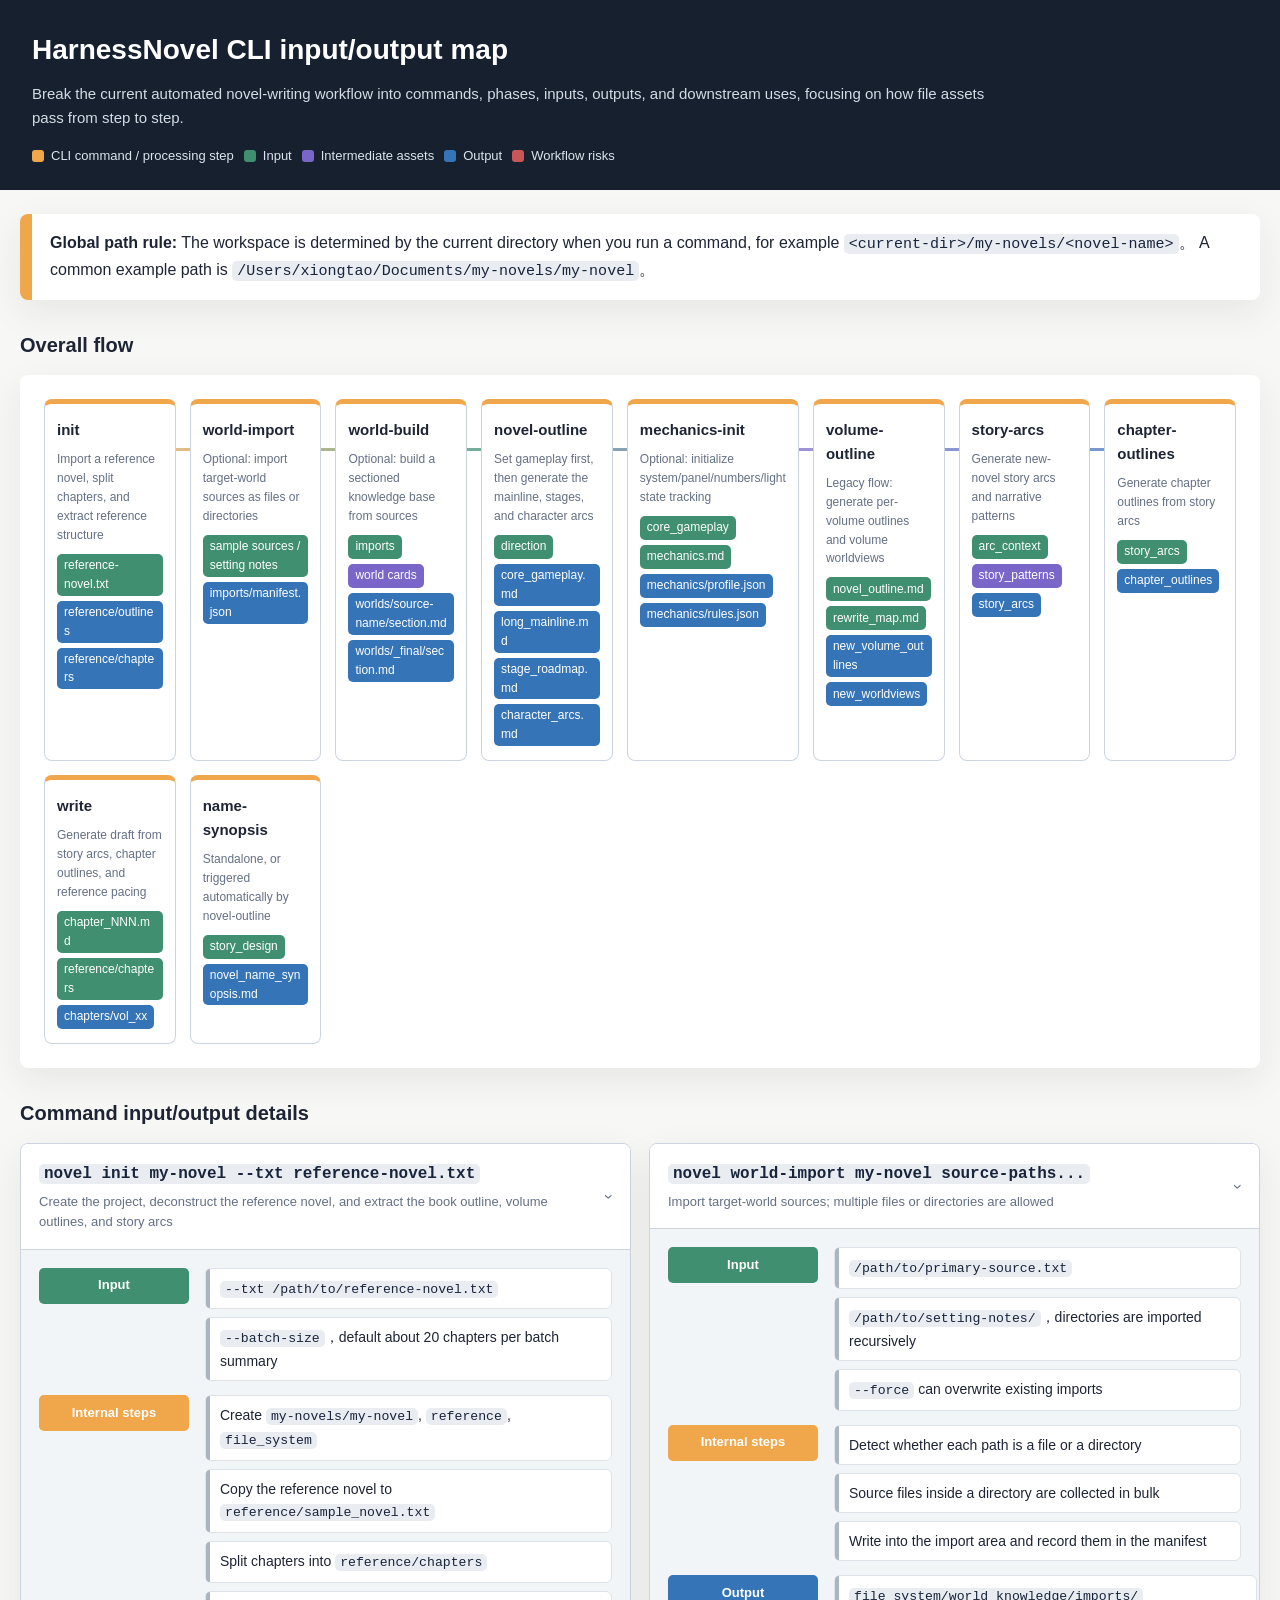
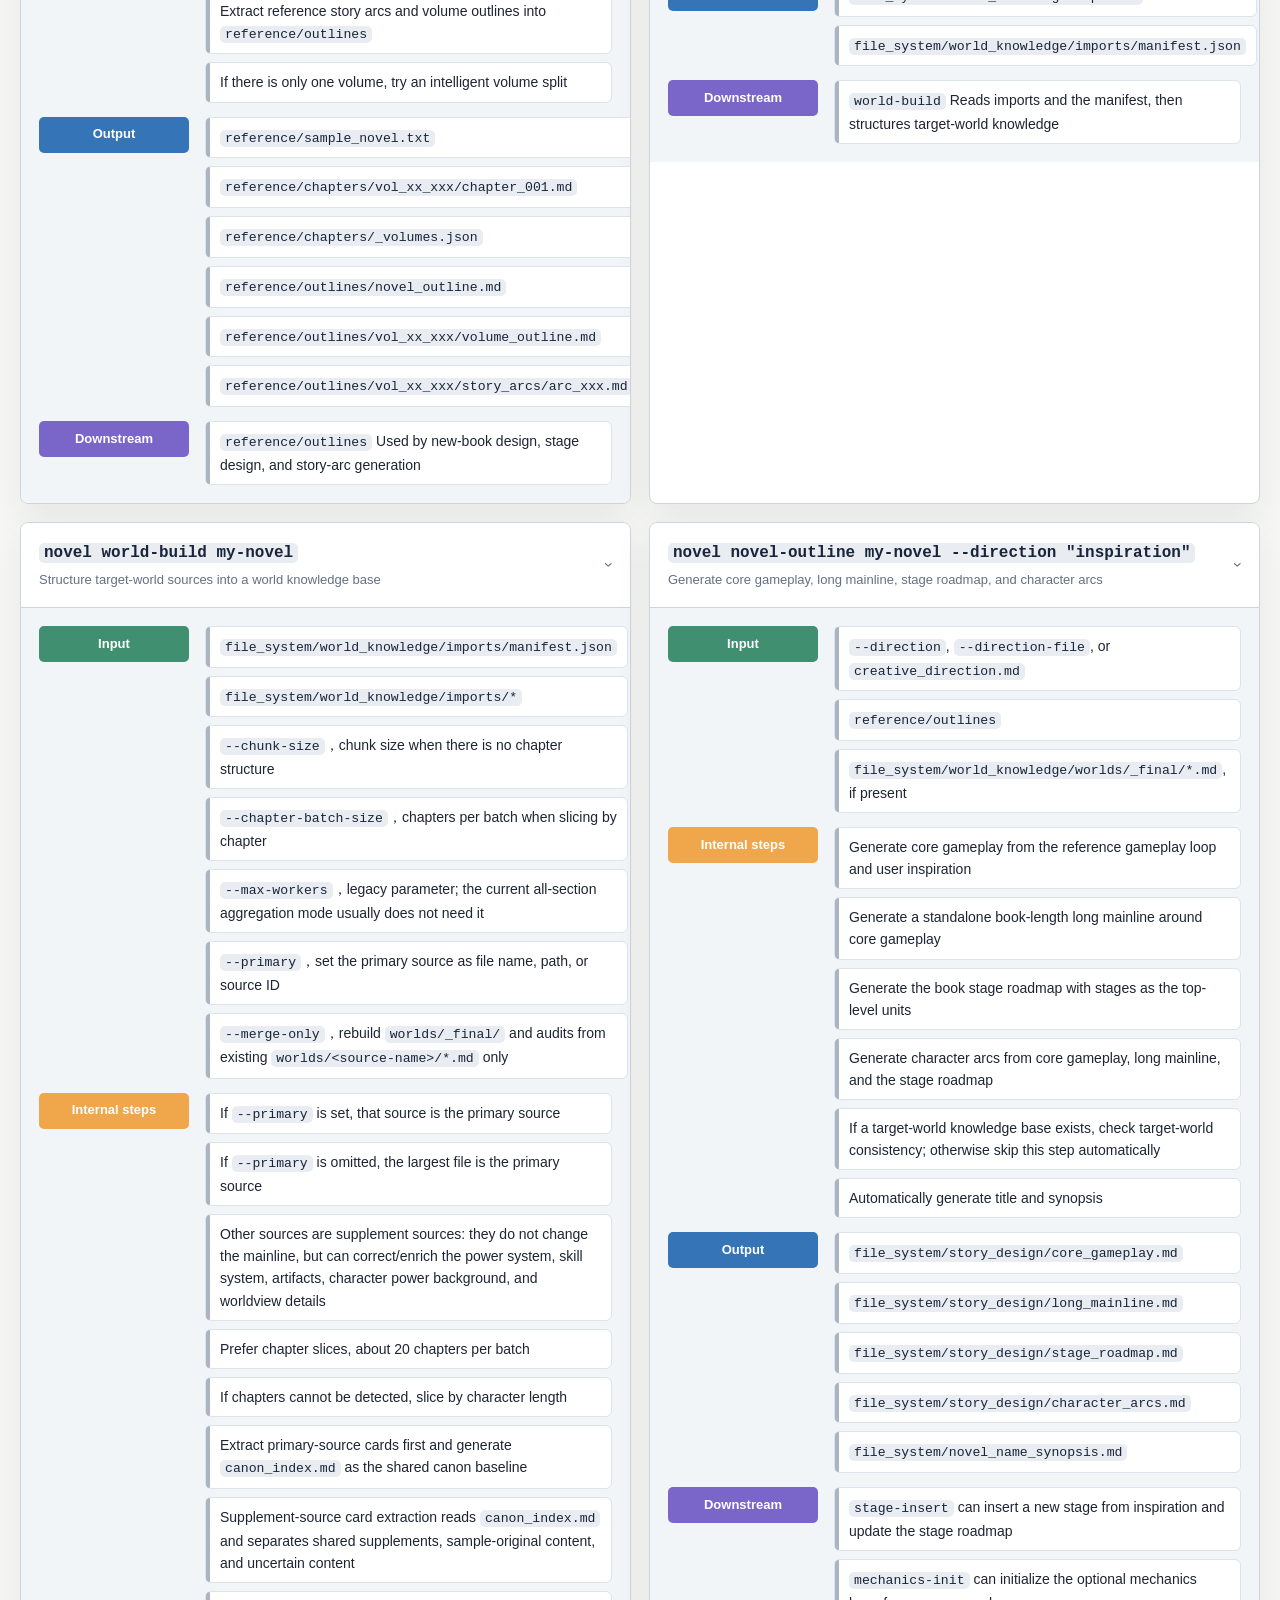
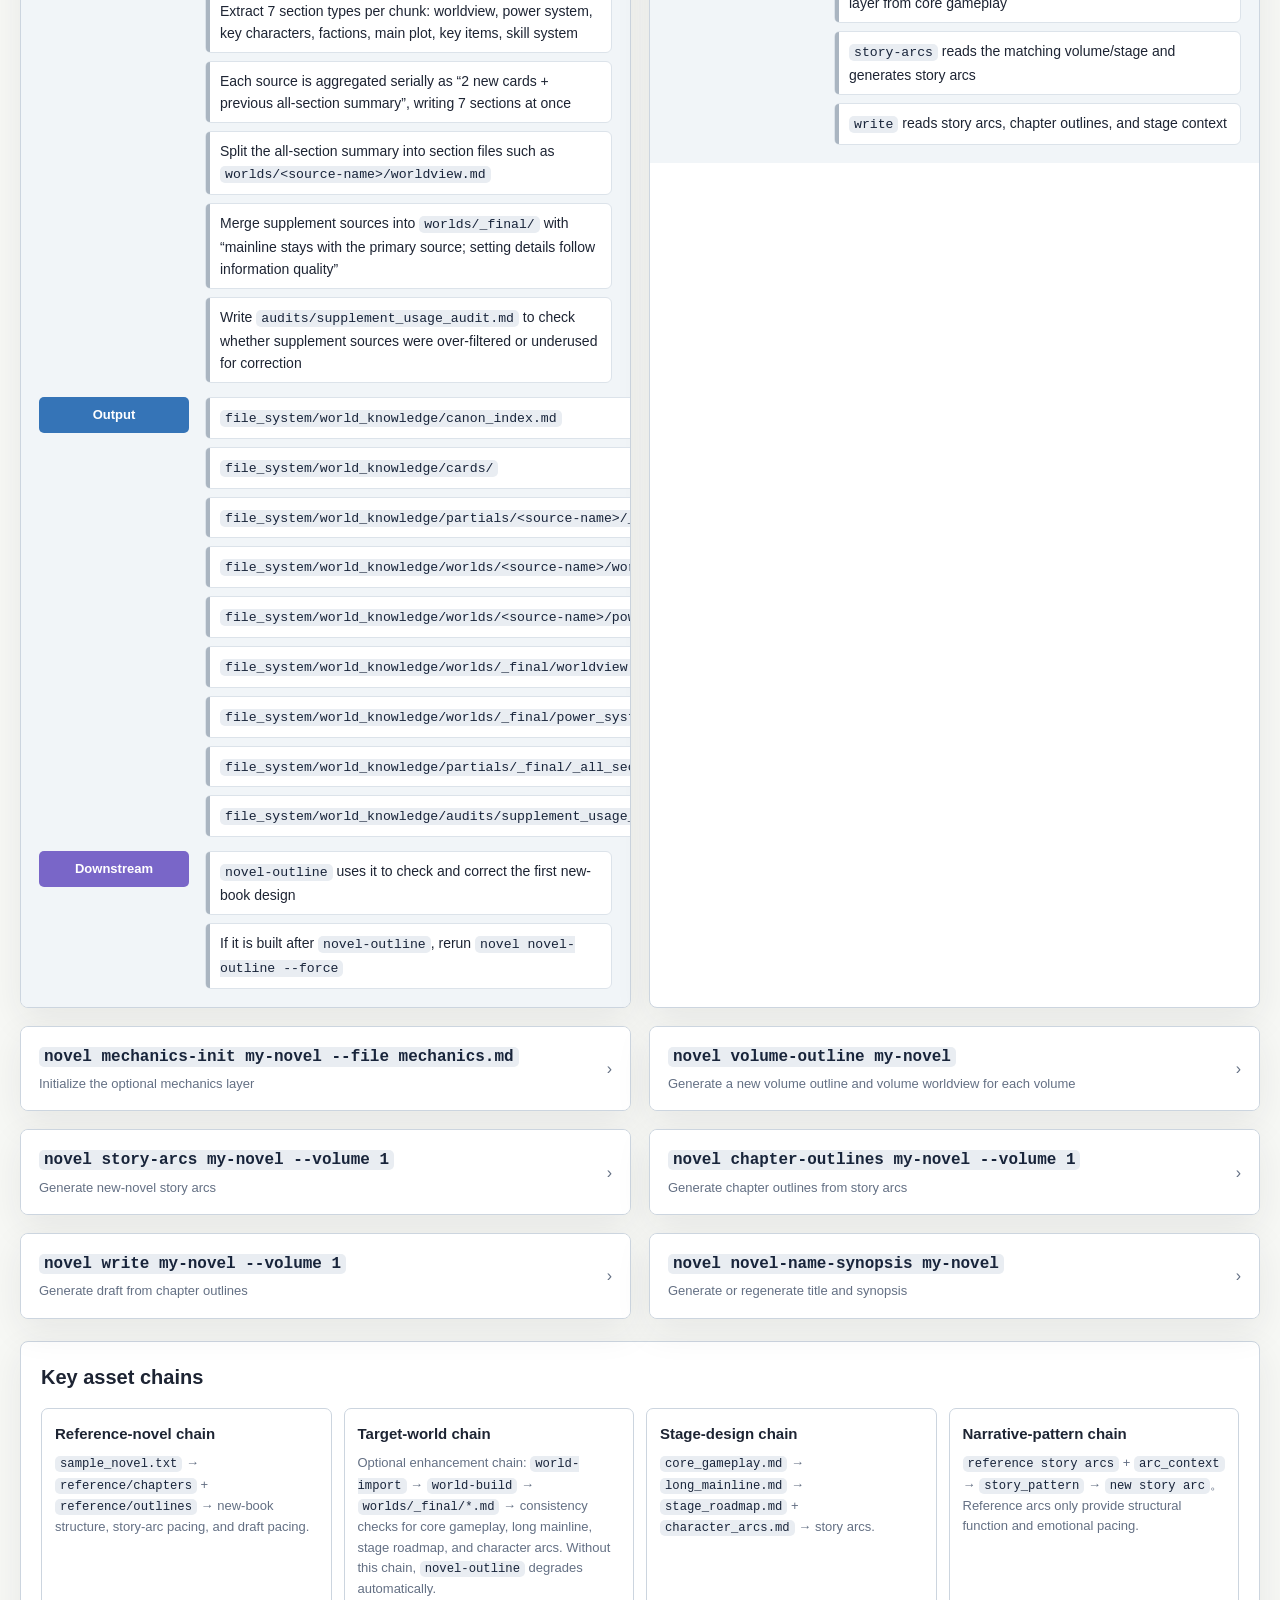
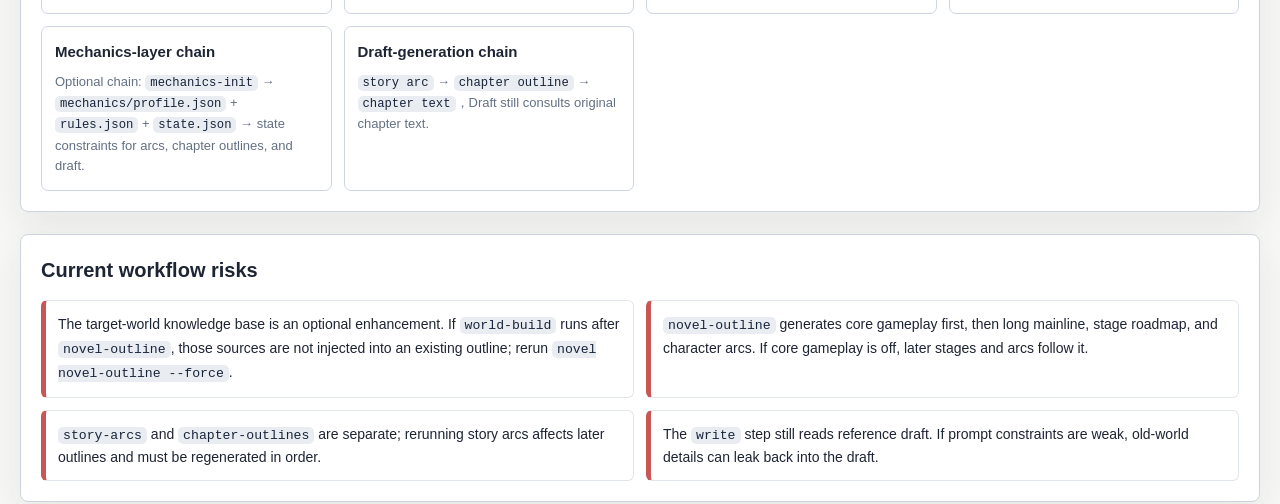
<file: docs/cli_io_mindmap.html>
<!doctype html>
<html lang="en">
<head>
  <meta charset="utf-8">
  <meta name="viewport" content="width=device-width, initial-scale=1">
  <title>HarnessNovel CLI input/output map</title>
  <style>
    :root {
      --bg: #f7f8f5;
      --ink: #1d2433;
      --muted: #647084;
      --line: #ccd5df;
      --panel: #ffffff;
      --panel-soft: #f1f5f8;
      --cmd: #f0a64a;
      --input: #3f8f70;
      --mid: #7966c8;
      --output: #3574b7;
      --risk: #c95656;
      --shadow: 0 12px 36px rgba(33, 42, 55, 0.08);
      --radius: 8px;
    }

    * {
      box-sizing: border-box;
    }

    body {
      margin: 0;
      background: var(--bg);
      color: var(--ink);
      font-family: -apple-system, BlinkMacSystemFont, "Segoe UI", "PingFang SC", "Microsoft YaHei", sans-serif;
      line-height: 1.58;
    }

    header {
      background: #17202f;
      color: #fff;
      padding: 28px 32px 24px;
    }

    header h1 {
      margin: 0;
      font-size: 28px;
      font-weight: 760;
    }

    header p {
      margin: 10px 0 0;
      max-width: 980px;
      color: #d4dbe5;
      font-size: 15px;
    }

    main {
      width: min(1320px, calc(100% - 40px));
      margin: 24px auto 56px;
    }

    .note {
      display: grid;
      grid-template-columns: 12px 1fr;
      gap: 14px;
      align-items: stretch;
      background: var(--panel);
      box-shadow: var(--shadow);
      border-radius: var(--radius);
      overflow: hidden;
      margin-bottom: 24px;
    }

    .note::before {
      content: "";
      background: var(--cmd);
    }

    .note .content {
      padding: 16px 18px 16px 4px;
    }

    code {
      font-family: ui-monospace, SFMono-Regular, Menlo, Consolas, monospace;
      font-size: 0.94em;
      color: #18243a;
      background: #e9edf2;
      border-radius: 5px;
      padding: 1px 5px;
    }

    .section-title {
      margin: 30px 0 14px;
      font-size: 20px;
      font-weight: 760;
    }

    .legend {
      display: flex;
      flex-wrap: wrap;
      gap: 10px;
      margin: 16px 0 0;
    }

    .legend span {
      display: inline-flex;
      align-items: center;
      gap: 7px;
      color: #dbe4ed;
      font-size: 13px;
    }

    .legend i {
      width: 12px;
      height: 12px;
      border-radius: 3px;
      display: inline-block;
    }

    .flow-board {
      position: relative;
      background: var(--panel);
      box-shadow: var(--shadow);
      border-radius: var(--radius);
      padding: 24px;
      overflow-x: auto;
    }

    .rail {
      min-width: 1180px;
      display: grid;
      grid-template-columns: repeat(8, 1fr);
      gap: 14px;
      position: relative;
    }

    .rail::before {
      content: "";
      position: absolute;
      top: 49px;
      left: 7%;
      right: 7%;
      height: 3px;
      background: linear-gradient(90deg, var(--cmd), var(--input), var(--mid), var(--output));
      border-radius: 3px;
      opacity: 0.72;
    }

    .flow-node {
      position: relative;
      z-index: 1;
      min-height: 146px;
      background: #fff;
      border: 1px solid var(--line);
      border-top: 5px solid var(--cmd);
      border-radius: var(--radius);
      padding: 14px 12px;
    }

    .flow-node strong {
      display: block;
      font-size: 15px;
      margin-bottom: 8px;
    }

    .flow-node small {
      color: var(--muted);
      display: block;
      font-size: 12px;
    }

    .flow-node .artifacts {
      margin-top: 9px;
      display: grid;
      gap: 5px;
    }

    .pill {
      display: inline-flex;
      align-items: center;
      min-height: 24px;
      width: fit-content;
      max-width: 100%;
      border-radius: 5px;
      padding: 2px 7px;
      font-size: 12px;
      color: #fff;
      overflow-wrap: anywhere;
    }

    .pill.input { background: var(--input); }
    .pill.mid { background: var(--mid); }
    .pill.output { background: var(--output); }
    .pill.risk { background: var(--risk); }

    .mindmap-grid {
      display: grid;
      grid-template-columns: repeat(2, minmax(0, 1fr));
      gap: 18px;
    }

    details.command {
      background: var(--panel);
      border: 1px solid var(--line);
      border-radius: var(--radius);
      box-shadow: var(--shadow);
      overflow: hidden;
    }

    details.command > summary {
      cursor: pointer;
      list-style: none;
      padding: 16px 18px;
      background: #fff;
      display: flex;
      align-items: center;
      justify-content: space-between;
      gap: 16px;
    }

    details.command > summary::-webkit-details-marker {
      display: none;
    }

    .summary-title {
      display: flex;
      flex-direction: column;
      gap: 4px;
    }

    .summary-title strong {
      font-size: 17px;
    }

    .summary-title span {
      color: var(--muted);
      font-size: 13px;
    }

    .chevron {
      flex: 0 0 auto;
      color: var(--muted);
      transition: transform 0.18s ease;
    }

    details[open] .chevron {
      transform: rotate(90deg);
    }

    .command-body {
      border-top: 1px solid var(--line);
      background: var(--panel-soft);
      padding: 18px;
    }

    .branch {
      display: grid;
      grid-template-columns: 150px 1fr;
      gap: 16px;
      align-items: start;
      margin: 0 0 14px;
    }

    .branch:last-child {
      margin-bottom: 0;
    }

    .branch-label {
      min-height: 36px;
      display: flex;
      align-items: center;
      justify-content: center;
      border-radius: 5px;
      color: #fff;
      font-weight: 680;
      font-size: 13px;
    }

    .branch-label.input { background: var(--input); }
    .branch-label.step { background: var(--cmd); }
    .branch-label.mid { background: var(--mid); }
    .branch-label.output { background: var(--output); }
    .branch-label.risk { background: var(--risk); }

    .branch ul {
      margin: 0;
      padding: 0;
      list-style: none;
      display: grid;
      gap: 8px;
    }

    .branch li {
      position: relative;
      background: #fff;
      border: 1px solid #dce3ea;
      border-radius: 6px;
      padding: 8px 10px 8px 14px;
      font-size: 14px;
    }

    .branch li::before {
      content: "";
      position: absolute;
      left: 0;
      top: 0;
      bottom: 0;
      width: 4px;
      background: #aab5c1;
      border-radius: 6px 0 0 6px;
    }

    .chain {
      background: var(--panel);
      border-radius: var(--radius);
      box-shadow: var(--shadow);
      border: 1px solid var(--line);
      padding: 20px;
      margin-top: 22px;
    }

    .chain-grid {
      display: grid;
      grid-template-columns: repeat(4, minmax(0, 1fr));
      gap: 12px;
    }

    .chain-card {
      background: #fff;
      border: 1px solid var(--line);
      border-radius: 7px;
      padding: 13px;
    }

    .chain-card h3 {
      margin: 0 0 8px;
      font-size: 15px;
    }

    .chain-card p {
      margin: 0;
      color: var(--muted);
      font-size: 13px;
    }

    .risk-list {
      display: grid;
      grid-template-columns: repeat(2, minmax(0, 1fr));
      gap: 12px;
      margin-top: 12px;
    }

    .risk-item {
      border-left: 5px solid var(--risk);
      background: #fff;
      border-radius: 6px;
      padding: 12px;
      border-top: 1px solid #e1e6ec;
      border-right: 1px solid #e1e6ec;
      border-bottom: 1px solid #e1e6ec;
      font-size: 14px;
    }

    @media (max-width: 980px) {
      main {
        width: min(100% - 24px, 1320px);
      }

      .mindmap-grid,
      .chain-grid,
      .risk-list {
        grid-template-columns: 1fr;
      }

      .branch {
        grid-template-columns: 1fr;
      }
    }
  </style>
</head>
<body>
  <header>
    <h1>HarnessNovel CLI input/output map</h1>
    <p>Break the current automated novel-writing workflow into commands, phases, inputs, outputs, and downstream uses, focusing on how file assets pass from step to step.</p>
    <div class="legend">
      <span><i style="background: var(--cmd)"></i>CLI command / processing step</span>
      <span><i style="background: var(--input)"></i>Input</span>
      <span><i style="background: var(--mid)"></i>Intermediate assets</span>
      <span><i style="background: var(--output)"></i>Output</span>
      <span><i style="background: var(--risk)"></i>Workflow risks</span>
    </div>
  </header>

  <main>
    <section class="note">
      <div class="content">
        <strong>Global path rule:</strong>
        The workspace is determined by the current directory when you run a command, for example <code>&lt;current-dir&gt;/my-novels/&lt;novel-name&gt;</code>。
        A common example path is <code>/Users/xiongtao/Documents/my-novels/my-novel</code>。
      </div>
    </section>

    <h2 class="section-title">Overall flow</h2>
    <section class="flow-board" aria-label="CLI overall flow">
      <div class="rail">
        <article class="flow-node">
          <strong>init</strong>
          <small>Import a reference novel, split chapters, and extract reference structure</small>
          <div class="artifacts">
            <span class="pill input">reference-novel.txt</span>
            <span class="pill output">reference/outlines</span>
            <span class="pill output">reference/chapters</span>
          </div>
        </article>
        <article class="flow-node">
          <strong>world-import</strong>
          <small>Optional: import target-world sources as files or directories</small>
          <div class="artifacts">
            <span class="pill input">sample sources / setting notes</span>
            <span class="pill output">imports/manifest.json</span>
          </div>
        </article>
        <article class="flow-node">
          <strong>world-build</strong>
          <small>Optional: build a sectioned knowledge base from sources</small>
          <div class="artifacts">
            <span class="pill input">imports</span>
            <span class="pill mid">world cards</span>
            <span class="pill output">worlds/source-name/section.md</span>
            <span class="pill output">worlds/_final/section.md</span>
          </div>
        </article>
        <article class="flow-node">
          <strong>novel-outline</strong>
          <small>Set gameplay first, then generate the mainline, stages, and character arcs</small>
          <div class="artifacts">
            <span class="pill input">direction</span>
            <span class="pill output">core_gameplay.md</span>
            <span class="pill output">long_mainline.md</span>
            <span class="pill output">stage_roadmap.md</span>
            <span class="pill output">character_arcs.md</span>
          </div>
        </article>
        <article class="flow-node">
          <strong>mechanics-init</strong>
          <small>Optional: initialize system/panel/numbers/light state tracking</small>
          <div class="artifacts">
            <span class="pill input">core_gameplay</span>
            <span class="pill input">mechanics.md</span>
            <span class="pill output">mechanics/profile.json</span>
            <span class="pill output">mechanics/rules.json</span>
          </div>
        </article>
        <article class="flow-node">
          <strong>volume-outline</strong>
          <small>Legacy flow: generate per-volume outlines and volume worldviews</small>
          <div class="artifacts">
            <span class="pill input">novel_outline.md</span>
            <span class="pill input">rewrite_map.md</span>
            <span class="pill output">new_volume_outlines</span>
            <span class="pill output">new_worldviews</span>
          </div>
        </article>
        <article class="flow-node">
          <strong>story-arcs</strong>
          <small>Generate new-novel story arcs and narrative patterns</small>
          <div class="artifacts">
            <span class="pill input">arc_context</span>
            <span class="pill mid">story_patterns</span>
            <span class="pill output">story_arcs</span>
          </div>
        </article>
        <article class="flow-node">
          <strong>chapter-outlines</strong>
          <small>Generate chapter outlines from story arcs</small>
          <div class="artifacts">
            <span class="pill input">story_arcs</span>
            <span class="pill output">chapter_outlines</span>
          </div>
        </article>
        <article class="flow-node">
          <strong>write</strong>
          <small>Generate draft from story arcs, chapter outlines, and reference pacing</small>
          <div class="artifacts">
            <span class="pill input">chapter_NNN.md</span>
            <span class="pill input">reference/chapters</span>
            <span class="pill output">chapters/vol_xx</span>
          </div>
        </article>
        <article class="flow-node">
          <strong>name-synopsis</strong>
          <small>Standalone, or triggered automatically by novel-outline</small>
          <div class="artifacts">
            <span class="pill input">story_design</span>
            <span class="pill output">novel_name_synopsis.md</span>
          </div>
        </article>
      </div>
    </section>

    <h2 class="section-title">Command input/output details</h2>
    <section class="mindmap-grid">
      <details class="command" open>
        <summary>
          <span class="summary-title">
            <strong><code>novel init my-novel --txt reference-novel.txt</code></strong>
            <span>Create the project, deconstruct the reference novel, and extract the book outline, volume outlines, and story arcs</span>
          </span>
          <span class="chevron">›</span>
        </summary>
        <div class="command-body">
          <div class="branch">
            <div class="branch-label input">Input</div>
            <ul>
              <li><code>--txt /path/to/reference-novel.txt</code></li>
              <li><code>--batch-size</code>，default about 20 chapters per batch summary</li>
            </ul>
          </div>
          <div class="branch">
            <div class="branch-label step">Internal steps</div>
            <ul>
              <li>Create <code>my-novels/my-novel</code>, <code>reference</code>, <code>file_system</code></li>
              <li>Copy the reference novel to <code>reference/sample_novel.txt</code></li>
              <li>Split chapters into <code>reference/chapters</code></li>
              <li>Extract reference story arcs and volume outlines into <code>reference/outlines</code></li>
              <li>If there is only one volume, try an intelligent volume split</li>
            </ul>
          </div>
          <div class="branch">
            <div class="branch-label output">Output</div>
            <ul>
              <li><code>reference/sample_novel.txt</code></li>
              <li><code>reference/chapters/vol_xx_xxx/chapter_001.md</code></li>
              <li><code>reference/chapters/_volumes.json</code></li>
              <li><code>reference/outlines/novel_outline.md</code></li>
              <li><code>reference/outlines/vol_xx_xxx/volume_outline.md</code></li>
              <li><code>reference/outlines/vol_xx_xxx/story_arcs/arc_xxx.md</code></li>
            </ul>
          </div>
          <div class="branch">
            <div class="branch-label mid">Downstream</div>
            <ul>
              <li><code>reference/outlines</code> Used by new-book design, stage design, and story-arc generation</li>
            </ul>
          </div>
        </div>
      </details>

      <details class="command" open>
        <summary>
          <span class="summary-title">
            <strong><code>novel world-import my-novel source-paths...</code></strong>
            <span>Import target-world sources; multiple files or directories are allowed</span>
          </span>
          <span class="chevron">›</span>
        </summary>
        <div class="command-body">
          <div class="branch">
            <div class="branch-label input">Input</div>
            <ul>
              <li><code>/path/to/primary-source.txt</code></li>
              <li><code>/path/to/setting-notes/</code>，directories are imported recursively</li>
              <li><code>--force</code> can overwrite existing imports</li>
            </ul>
          </div>
          <div class="branch">
            <div class="branch-label step">Internal steps</div>
            <ul>
              <li>Detect whether each path is a file or a directory</li>
              <li>Source files inside a directory are collected in bulk</li>
              <li>Write into the import area and record them in the manifest</li>
            </ul>
          </div>
          <div class="branch">
            <div class="branch-label output">Output</div>
            <ul>
              <li><code>file_system/world_knowledge/imports/</code></li>
              <li><code>file_system/world_knowledge/imports/manifest.json</code></li>
            </ul>
          </div>
          <div class="branch">
            <div class="branch-label mid">Downstream</div>
            <ul>
              <li><code>world-build</code> Reads imports and the manifest, then structures target-world knowledge</li>
            </ul>
          </div>
        </div>
      </details>

      <details class="command" open>
        <summary>
          <span class="summary-title">
            <strong><code>novel world-build my-novel</code></strong>
            <span>Structure target-world sources into a world knowledge base</span>
          </span>
          <span class="chevron">›</span>
        </summary>
        <div class="command-body">
          <div class="branch">
            <div class="branch-label input">Input</div>
            <ul>
              <li><code>file_system/world_knowledge/imports/manifest.json</code></li>
              <li><code>file_system/world_knowledge/imports/*</code></li>
              <li><code>--chunk-size</code>，chunk size when there is no chapter structure</li>
              <li><code>--chapter-batch-size</code>，chapters per batch when slicing by chapter</li>
              <li><code>--max-workers</code>，legacy parameter; the current all-section aggregation mode usually does not need it</li>
              <li><code>--primary</code>，set the primary source as file name, path, or source ID</li>
              <li><code>--merge-only</code>，rebuild <code>worlds/_final/</code> and audits from existing <code>worlds/&lt;source-name&gt;/*.md</code> only</li>
            </ul>
          </div>
          <div class="branch">
            <div class="branch-label step">Internal steps</div>
            <ul>
              <li>If <code>--primary</code> is set, that source is the primary source</li>
              <li>If <code>--primary</code> is omitted, the largest file is the primary source</li>
              <li>Other sources are supplement sources: they do not change the mainline, but can correct/enrich the power system, skill system, artifacts, character power background, and worldview details</li>
              <li>Prefer chapter slices, about 20 chapters per batch</li>
              <li>If chapters cannot be detected, slice by character length</li>
              <li>Extract primary-source cards first and generate <code>canon_index.md</code> as the shared canon baseline</li>
              <li>Supplement-source card extraction reads <code>canon_index.md</code> and separates shared supplements, sample-original content, and uncertain content</li>
              <li>Extract 7 section types per chunk: worldview, power system, key characters, factions, main plot, key items, skill system</li>
              <li>Each source is aggregated serially as “2 new cards + previous all-section summary”, writing 7 sections at once</li>
              <li>Split the all-section summary into section files such as <code>worlds/&lt;source-name&gt;/worldview.md</code></li>
              <li>Merge supplement sources into <code>worlds/_final/</code> with “mainline stays with the primary source; setting details follow information quality”</li>
              <li>Write <code>audits/supplement_usage_audit.md</code> to check whether supplement sources were over-filtered or underused for correction</li>
            </ul>
          </div>
          <div class="branch">
            <div class="branch-label output">Output</div>
            <ul>
              <li><code>file_system/world_knowledge/canon_index.md</code></li>
              <li><code>file_system/world_knowledge/cards/</code></li>
              <li><code>file_system/world_knowledge/partials/&lt;source-name&gt;/_all_sections/partial_001.md</code></li>
              <li><code>file_system/world_knowledge/worlds/&lt;source-name&gt;/worldview.md</code></li>
              <li><code>file_system/world_knowledge/worlds/&lt;source-name&gt;/power_system.md</code></li>
              <li><code>file_system/world_knowledge/worlds/_final/worldview.md</code></li>
              <li><code>file_system/world_knowledge/worlds/_final/power_system.md</code></li>
              <li><code>file_system/world_knowledge/partials/_final/_all_sections/integrated_001_xxx.md</code></li>
              <li><code>file_system/world_knowledge/audits/supplement_usage_audit.md</code></li>
            </ul>
          </div>
          <div class="branch">
            <div class="branch-label mid">Downstream</div>
            <ul>
              <li><code>novel-outline</code> uses it to check and correct the first new-book design</li>
              <li>If it is built after <code>novel-outline</code>, rerun <code>novel novel-outline --force</code></li>
            </ul>
          </div>
        </div>
      </details>

      <details class="command" open>
        <summary>
          <span class="summary-title">
            <strong><code>novel novel-outline my-novel --direction "inspiration"</code></strong>
            <span>Generate core gameplay, long mainline, stage roadmap, and character arcs</span>
          </span>
          <span class="chevron">›</span>
        </summary>
        <div class="command-body">
          <div class="branch">
            <div class="branch-label input">Input</div>
            <ul>
              <li><code>--direction</code>, <code>--direction-file</code>, or <code>creative_direction.md</code></li>
              <li><code>reference/outlines</code></li>
              <li><code>file_system/world_knowledge/worlds/_final/*.md</code>, if present</li>
            </ul>
          </div>
          <div class="branch">
            <div class="branch-label step">Internal steps</div>
            <ul>
              <li>Generate core gameplay from the reference gameplay loop and user inspiration</li>
              <li>Generate a standalone book-length long mainline around core gameplay</li>
              <li>Generate the book stage roadmap with stages as the top-level units</li>
              <li>Generate character arcs from core gameplay, long mainline, and the stage roadmap</li>
              <li>If a target-world knowledge base exists, check target-world consistency; otherwise skip this step automatically</li>
              <li>Automatically generate title and synopsis</li>
            </ul>
          </div>
          <div class="branch">
            <div class="branch-label output">Output</div>
            <ul>
              <li><code>file_system/story_design/core_gameplay.md</code></li>
              <li><code>file_system/story_design/long_mainline.md</code></li>
              <li><code>file_system/story_design/stage_roadmap.md</code></li>
              <li><code>file_system/story_design/character_arcs.md</code></li>
              <li><code>file_system/novel_name_synopsis.md</code></li>
            </ul>
          </div>
          <div class="branch">
            <div class="branch-label mid">Downstream</div>
            <ul>
              <li><code>stage-insert</code> can insert a new stage from inspiration and update the stage roadmap</li>
              <li><code>mechanics-init</code> can initialize the optional mechanics layer from core gameplay</li>
              <li><code>story-arcs</code> reads the matching volume/stage and generates story arcs</li>
              <li><code>write</code> reads story arcs, chapter outlines, and stage context</li>
            </ul>
          </div>
        </div>
      </details>

      <details class="command">
        <summary>
          <span class="summary-title">
            <strong><code>novel mechanics-init my-novel --file mechanics.md</code></strong>
            <span>Initialize the optional mechanics layer</span>
          </span>
          <span class="chevron">›</span>
        </summary>
        <div class="command-body">
          <div class="branch">
            <div class="branch-label input">Input</div>
            <ul>
              <li><code>--file</code> mechanics settings file, highest priority</li>
              <li><code>--direction</code> or <code>--direction-file</code> mechanics direction</li>
              <li><code>file_system/story_design/core_gameplay.md</code></li>
              <li><code>file_system/story_design/long_mainline.md</code></li>
              <li><code>file_system/story_design/stage_roadmap.md</code></li>
              <li><code>file_system/story_design/character_arcs.md</code></li>
            </ul>
          </div>
          <div class="branch">
            <div class="branch-label step">Internal steps</div>
            <ul>
              <li>Decide the mechanics mode: <code>none</code>、<code>light_state</code>、<code>explicit_mechanics</code></li>
              <li>Honor user mechanics settings when provided; otherwise auto-detect from core gameplay</li>
              <li>Generate rules, initial state, and display bounds</li>
              <li><code>--none</code> can explicitly disable the mechanics layer</li>
            </ul>
          </div>
          <div class="branch">
            <div class="branch-label output">Output</div>
            <ul>
              <li><code>file_system/mechanics/profile.json</code></li>
              <li><code>file_system/mechanics/design.md</code></li>
              <li><code>file_system/mechanics/rules.json</code></li>
              <li><code>file_system/mechanics/state.json</code></li>
            </ul>
          </div>
          <div class="branch">
            <div class="branch-label mid">Downstream</div>
            <ul>
              <li><code>story-arcs</code> reads mechanics bounds into <code>arc_context</code></li>
              <li><code>chapter-outlines</code> can output mechanics event drafts, but does not compute numbers itself</li>
              <li><code>write</code> reads mechanics state and rules; ignored automatically when disabled</li>
            </ul>
          </div>
        </div>
      </details>

      <details class="command">
        <summary>
          <span class="summary-title">
            <strong><code>novel volume-outline my-novel</code></strong>
            <span>Generate a new volume outline and volume worldview for each volume</span>
          </span>
          <span class="chevron">›</span>
        </summary>
        <div class="command-body">
          <div class="branch">
            <div class="branch-label input">Input</div>
            <ul>
              <li><code>file_system/novel_outline.md</code></li>
              <li><code>file_system/new_novel_worldview.md</code></li>
              <li><code>file_system/adaptation/rewrite_map.md</code></li>
              <li><code>reference/outlines/vol_xx_xxx</code></li>
              <li><code>--volume</code> can target a single volume</li>
              <li><code>--direction</code> can add direction for this volume outline</li>
            </ul>
          </div>
          <div class="branch">
            <div class="branch-label step">Internal steps</div>
            <ul>
              <li>Read reference volume structure and the new-book master design</li>
              <li>If the mapping table is missing, try to generate it automatically</li>
              <li>Generate a new outline for one volume</li>
              <li>Generate a volume worldview from that volume outline</li>
              <li>Aggregate all volume outlines</li>
            </ul>
          </div>
          <div class="branch">
            <div class="branch-label output">Output</div>
            <ul>
              <li><code>file_system/new_volume_outlines/vol_01_outline.md</code></li>
              <li><code>file_system/new_worldviews/vol_01_worldview.md</code></li>
              <li><code>file_system/volume_outline.md</code></li>
            </ul>
          </div>
          <div class="branch">
            <div class="branch-label mid">Downstream</div>
            <ul>
              <li><code>story-arcs</code> uses this volume outline and worldview to generate story arcs</li>
              <li><code>chapter-outlines</code> generates chapter outlines from story arcs</li>
              <li><code>write</code> constrains draft with this volume outline and worldview</li>
            </ul>
          </div>
        </div>
      </details>

      <details class="command">
        <summary>
          <span class="summary-title">
            <strong><code>novel story-arcs my-novel --volume 1</code></strong>
            <span>Generate new-novel story arcs</span>
          </span>
          <span class="chevron">›</span>
        </summary>
        <div class="command-body">
          <div class="branch">
            <div class="branch-label input">Input</div>
            <ul>
              <li><code>file_system/story_design/core_gameplay.md</code></li>
              <li><code>file_system/story_design/long_mainline.md</code></li>
              <li><code>file_system/story_design/stage_roadmap.md</code>  matching volume/stage</li>
              <li><code>file_system/story_design/character_arcs.md</code></li>
              <li><code>file_system/mechanics</code>，if initialized</li>
              <li><code>reference/outlines/vol_xx_xxx/story_arcs/arc_xxx.md</code></li>
              <li>Older workspaces can fall back to <code>reference/outlines/vol_xx_xxx/batch_xxx.md</code></li>
              <li>This step does not read <code>reference/chapters</code> draft text</li>
            </ul>
          </div>
          <div class="branch">
            <div class="branch-label step">Multi-step flow</div>
            <ul>
              <li>Infer this stage's chapter count from <code>Planned chapters</code> on the current stage</li>
              <li>Plan new-novel story arcs at about 5 chapters per arc by default</li>
              <li>Generate or reuse the current-stage <code>arc_context</code>, compressing gameplay, mainline, stage, character, and mechanics constraints</li>
              <li>By default pick one reference story arc as the narrative sample and abstract it into <code>story_pattern</code></li>
              <li>Generate new-novel story arcs from <code>arc_context + story_pattern + previous new-book arcs</code></li>
              <li>Write the story-arc index for chapter-outline and draft steps</li>
            </ul>
          </div>
          <div class="branch">
            <div class="branch-label output">Output</div>
            <ul>
              <li><code>file_system/adaptation/arc_contexts/vol_xx_context.md</code></li>
              <li><code>file_system/adaptation/story_patterns/vol_xx/arc_xxx.md</code></li>
              <li><code>file_system/story_arcs/vol_xx/arc_xxx_ch001_005.md</code></li>
              <li><code>file_system/story_arcs/vol_xx/arcs_index.json</code></li>
            </ul>
          </div>
          <div class="branch">
            <div class="branch-label mid">Meaning</div>
            <ul>
              <li>Reference chapter ranges in logs mean “narrative-pattern source”, not a 1:1 map from new-book chapters to reference chapters</li>
              <li><code>story_pattern</code> keeps only plot function, conflict structure, emotional pacing, payoff mechanics, and hook method</li>
              <li>In the current flow one volume is one stage; <code>--stage</code> is only a compatibility alias for <code>--volume</code>, not a stage inside a volume</li>
            </ul>
          </div>
          <div class="branch">
            <div class="branch-label mid">Downstream</div>
            <ul>
              <li><code>file_system/story_arcs</code> as the plot blueprint for chapter outlines</li>
              <li><code>file_system/story_arcs</code> also as plot background for draft generation</li>
            </ul>
          </div>
        </div>
      </details>

      <details class="command">
        <summary>
          <span class="summary-title">
            <strong><code>novel chapter-outlines my-novel --volume 1</code></strong>
            <span>Generate chapter outlines from story arcs</span>
          </span>
          <span class="chevron">›</span>
        </summary>
        <div class="command-body">
          <div class="branch">
            <div class="branch-label input">Input</div>
            <ul>
              <li><code>file_system/story_arcs/vol_xx/arc_xxx.md</code></li>
              <li><code>file_system/story_design/stage_roadmap.md</code>  matching volume/stage</li>
              <li><code>file_system/mechanics</code>，if initialized</li>
              <li>the previous two chapter outlines, if they exist</li>
            </ul>
          </div>
          <div class="branch">
            <div class="branch-label step">Internal steps</div>
            <ul>
              <li>Read generated story arcs</li>
              <li>Read the mechanics layer; when enabled, outlines may output mechanics event drafts but do not compute final numbers</li>
              <li>Generate chapter outlines one chapter at a time across each story arc's chapter range</li>
              <li>Each chapter reads the previous two chapter outlines for local continuity</li>
              <li>If story arcs are missing, it prompts you to run <code>story-arcs</code> first</li>
            </ul>
          </div>
          <div class="branch">
            <div class="branch-label output">Output</div>
            <ul>
              <li><code>file_system/chapter_outlines</code> as the direct blueprint for draft generation</li>
            </ul>
          </div>
        </div>
      </details>

      <details class="command">
        <summary>
          <span class="summary-title">
            <strong><code>novel write my-novel --volume 1</code></strong>
            <span>Generate draft from chapter outlines</span>
          </span>
          <span class="chevron">›</span>
        </summary>
        <div class="command-body">
          <div class="branch">
            <div class="branch-label input">Input</div>
            <ul>
              <li><code>file_system/chapter_outlines/vol_xx/chapter_NNN.md</code></li>
              <li><code>file_system/story_arcs/vol_xx/arc_xxx.md</code></li>
              <li><code>file_system/story_design/stage_roadmap.md</code>  matching volume/stage</li>
              <li><code>file_system/story_design/long_mainline.md</code></li>
              <li><code>file_system/mechanics</code>，if initialized</li>
              <li>Older workspaces can fall back to <code>file_system/outlines/vol_xx/batch_XXX_YYY.md</code></li>
              <li>Older workspaces can fall back to <code>file_system/new_volume_outlines/vol_xx_outline.md</code> and <code>file_system/new_worldviews/vol_xx_worldview.md</code></li>
              <li>Older workspaces may optionally read <code>file_system/adaptation/rewrite_map.md</code></li>
              <li><code>reference/chapters</code> proportionally matched reference chapters</li>
              <li>the previous two draft chapters, if they exist</li>
              <li><code>core/system_prompt.md</code> and <code>core/agents.md</code></li>
            </ul>
          </div>
          <div class="branch">
            <div class="branch-label step">Internal steps</div>
            <ul>
              <li>Decide the chapter range to generate, supporting <code>--start</code> and <code>--max</code></li>
              <li>Read chapter outlines, story arcs, the current stage, mainline bounds, and mechanics constraints</li>
              <li>Read matching reference chapters as pacing and prose samples</li>
              <li>Call the draft-generation model</li>
              <li>Write chapter draft text</li>
            </ul>
          </div>
          <div class="branch">
            <div class="branch-label output">Output</div>
            <ul>
              <li><code>file_system/chapters/vol_xx/001_chapter_1.md</code></li>
              <li><code>file_system/chapters/vol_xx/002_chapter_2.md</code></li>
            </ul>
          </div>
          <div class="branch">
            <div class="branch-label risk">Watch-outs</div>
            <ul>
              <li>The draft step still reads reference chapter text as a prose sample, so chapter outlines and current-stage constraints must prevent copying</li>
              <li>Static leftover-keyword scanning is off; if auditing returns later, it should be plot-consistency auditing</li>
            </ul>
          </div>
        </div>
      </details>

      <details class="command">
        <summary>
          <span class="summary-title">
            <strong><code>novel novel-name-synopsis my-novel</code></strong>
            <span>Generate or regenerate title and synopsis</span>
          </span>
          <span class="chevron">›</span>
        </summary>
        <div class="command-body">
          <div class="branch">
            <div class="branch-label input">Input</div>
            <ul>
              <li><code>file_system/story_design/core_gameplay.md</code></li>
              <li><code>file_system/story_design/long_mainline.md</code></li>
              <li><code>file_system/story_design/stage_roadmap.md</code></li>
              <li><code>file_system/story_design/character_arcs.md</code></li>
              <li><code>creative_direction.md</code></li>
            </ul>
          </div>
          <div class="branch">
            <div class="branch-label step">Internal steps</div>
            <ul>
              <li>Generate title, synopsis, and selling points from core gameplay, long mainline, stage roadmap, character arcs, and inspiration</li>
              <li><code>novel-outline</code> currently triggers this capability once automatically</li>
            </ul>
          </div>
          <div class="branch">
            <div class="branch-label output">Output</div>
            <ul>
              <li><code>file_system/novel_name_synopsis.md</code></li>
            </ul>
          </div>
        </div>
      </details>
    </section>

    <section class="chain">
      <h2 class="section-title" style="margin-top:0">Key asset chains</h2>
      <div class="chain-grid">
        <article class="chain-card">
          <h3>Reference-novel chain</h3>
          <p><code>sample_novel.txt</code> → <code>reference/chapters</code> + <code>reference/outlines</code> → new-book structure, story-arc pacing, and draft pacing.</p>
        </article>
        <article class="chain-card">
          <h3>Target-world chain</h3>
          <p>Optional enhancement chain: <code>world-import</code> → <code>world-build</code> → <code>worlds/_final/*.md</code> → consistency checks for core gameplay, long mainline, stage roadmap, and character arcs. Without this chain, <code>novel-outline</code> degrades automatically.</p>
        </article>
        <article class="chain-card">
          <h3>Stage-design chain</h3>
          <p><code>core_gameplay.md</code> → <code>long_mainline.md</code> → <code>stage_roadmap.md</code> + <code>character_arcs.md</code> → story arcs.</p>
        </article>
        <article class="chain-card">
          <h3>Narrative-pattern chain</h3>
          <p><code>reference story arcs</code> + <code>arc_context</code> → <code>story_pattern</code> → <code>new story arc</code>。Reference arcs only provide structural function and emotional pacing.</p>
        </article>
        <article class="chain-card">
          <h3>Mechanics-layer chain</h3>
          <p>Optional chain: <code>mechanics-init</code> → <code>mechanics/profile.json</code> + <code>rules.json</code> + <code>state.json</code> → state constraints for arcs, chapter outlines, and draft.</p>
        </article>
        <article class="chain-card">
          <h3>Draft-generation chain</h3>
          <p><code>story arc</code> → <code>chapter outline</code> → <code>chapter text</code>，Draft still consults original chapter text.</p>
        </article>
      </div>
    </section>

    <section class="chain">
      <h2 class="section-title" style="margin-top:0">Current workflow risks</h2>
      <div class="risk-list">
        <div class="risk-item">The target-world knowledge base is an optional enhancement. If <code>world-build</code> runs after <code>novel-outline</code>, those sources are not injected into an existing outline; rerun <code>novel novel-outline --force</code>.</div>
        <div class="risk-item"><code>novel-outline</code> generates core gameplay first, then long mainline, stage roadmap, and character arcs. If core gameplay is off, later stages and arcs follow it.</div>
        <div class="risk-item"><code>story-arcs</code> and <code>chapter-outlines</code> are separate; rerunning story arcs affects later outlines and must be regenerated in order.</div>
        <div class="risk-item">The <code>write</code> step still reads reference draft. If prompt constraints are weak, old-world details can leak back into the draft.</div>
      </div>
    </section>
  </main>
</body>
</html>
</file>
